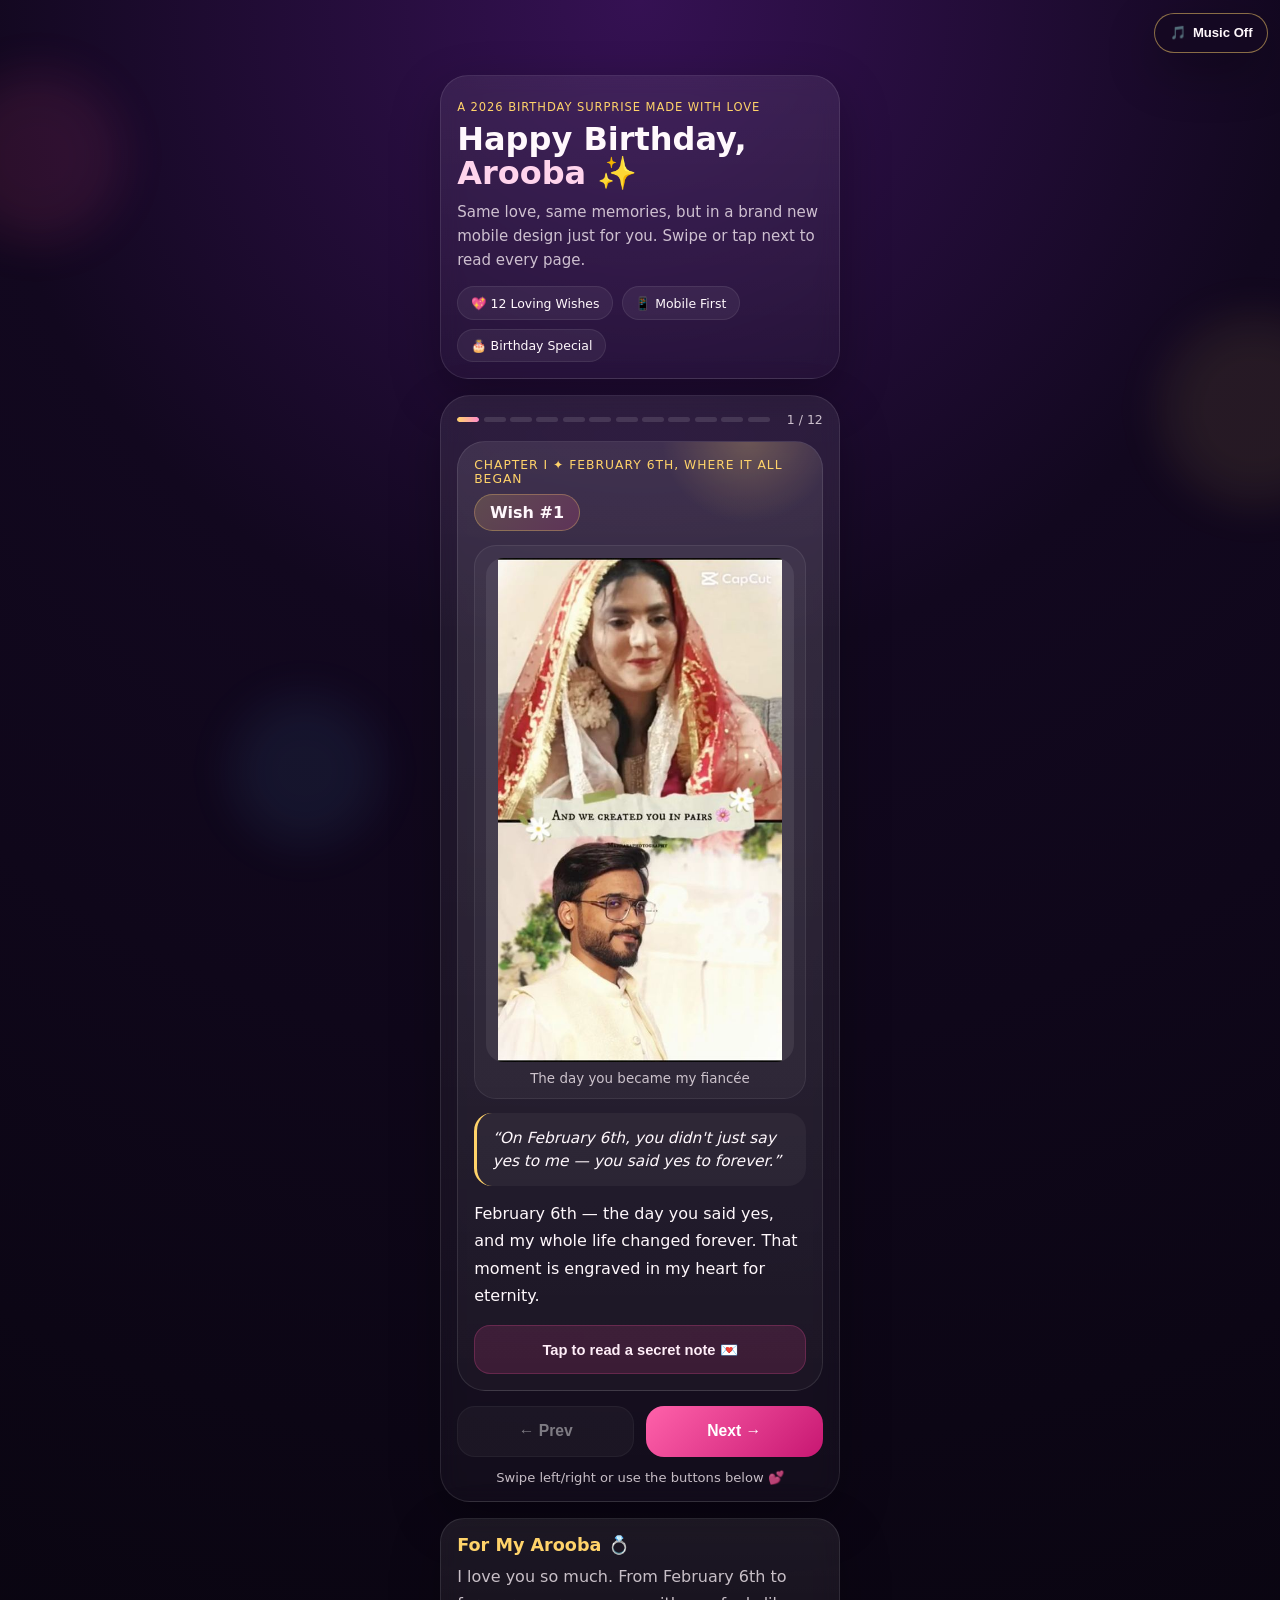
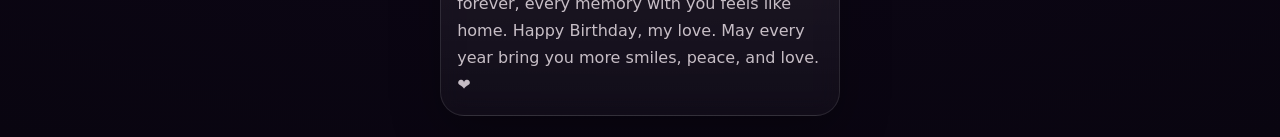
<file: index.html>
<!DOCTYPE html>
<html lang="en">
<head>
  <meta charset="UTF-8" />
  <meta name="viewport" content="width=device-width, initial-scale=1.0, maximum-scale=1.0, user-scalable=no" />
  <meta name="theme-color" content="#12081f" />
  <meta name="apple-mobile-web-app-capable" content="yes" />
  <title>Happy Birthday Arooba 💖</title>
  <meta name="description" content="A mobile-first birthday wish for Arooba with 12 heartfelt memories and wishes." />
  <link rel="stylesheet" href="style.css" />
</head>
<body>
  <div class="bg-orb orb-1" aria-hidden="true"></div>
  <div class="bg-orb orb-2" aria-hidden="true"></div>
  <div class="bg-orb orb-3" aria-hidden="true"></div>

  <button class="music-btn" id="musicBtn" aria-label="Toggle birthday music" aria-pressed="false">
    <span class="music-icon">🎵</span>
    <span class="music-text">Music Off</span>
  </button>

  <main class="mobile-app">
    <section class="welcome-card">
      <p class="mini-tag">A 2026 birthday surprise made with love</p>
      <h1>Happy Birthday, <span>Arooba</span> ✨</h1>
      <p class="intro-text">Same love, same memories, but in a brand new mobile design just for you. Swipe or tap next to read every page.</p>
      <div class="meta-pills" aria-hidden="true">
        <span>💖 12 Loving Wishes</span>
        <span>📱 Mobile First</span>
        <span>🎂 Birthday Special</span>
      </div>
    </section>

    <section class="story-shell">
      <div class="story-topbar">
        <div class="progress-bars" id="progressBars"></div>
        <p class="story-counter"><span id="currentNum">1</span> / <span id="totalNum">12</span></p>
      </div>

      <article class="story-card" id="storyCard">
        <div class="card-glow"></div>
        <p class="chapter" id="chapterText">Chapter I</p>
        <h2 class="wish-badge" id="wishBadge">Wish #1</h2>

        <div class="photo-wrap">
          <img id="memoryImage" class="memory-image" src="" alt="A memory of Arooba" loading="eager" decoding="async" />
          <p class="photo-caption" id="photoCaption">The day you became my fiancée</p>
        </div>

        <div class="quote-box">
          <p id="quoteText">“A special quote.”</p>
        </div>

        <div class="main-message">
          <p id="mainText"></p>
        </div>

        <button class="note-toggle" id="noteToggle" aria-expanded="false">Tap to read a secret note 💌</button>
        <div class="secret-note" id="secretNoteBox" hidden>
          <p id="secretNoteText"></p>
        </div>
      </article>

      <div class="action-row">
        <button class="nav-btn secondary" id="prevBtn" aria-label="Previous wish">← Prev</button>
        <button class="nav-btn primary" id="nextBtn" aria-label="Next wish">Next →</button>
      </div>

      <p class="swipe-hint">Swipe left/right or use the buttons below 💕</p>
    </section>

    <section class="final-note" id="finalNote">
      <h3>For My Arooba 💍</h3>
      <p>I love you so much. From February 6th to forever, every memory with you feels like home. Happy Birthday, my love. May every year bring you more smiles, peace, and love. ❤️</p>
    </section>
  </main>

  <script src="app.js"></script>
</body>
</html>
</file>
<file: style.css>
:root {
  --bg1: #12081f;
  --bg2: #2b0f45;
  --bg3: #5b164f;
  --panel: rgba(19, 9, 34, 0.78);
  --panel-2: rgba(255,255,255,0.08);
  --text: #fff8fc;
  --muted: rgba(255,244,251,0.76);
  --gold: #ffd36a;
  --pink: #ff4fa0;
  --pink-2: #d91d77;
  --shadow: 0 18px 50px rgba(0,0,0,0.28);
}
* { box-sizing: border-box; -webkit-tap-highlight-color: transparent; }
html, body {
  margin: 0;
  width: 100%;
  min-height: 100%;
  background: radial-gradient(circle at top, #351153 0%, var(--bg1) 36%, #090510 100%);
  color: var(--text);
  font-family: Inter, ui-sans-serif, system-ui, -apple-system, BlinkMacSystemFont, "Segoe UI", sans-serif;
  overflow-x: hidden;
}
body {
  position: relative;
  min-height: 100svh;
}
.bg-orb {
  position: fixed;
  border-radius: 999px;
  filter: blur(24px);
  opacity: .55;
  pointer-events: none;
  z-index: 0;
}
.orb-1 { width: 170px; height: 170px; background: rgba(255, 82, 152, 0.2); top: 8%; left: -48px; }
.orb-2 { width: 190px; height: 190px; background: rgba(255, 211, 106, 0.16); top: 35%; right: -70px; }
.orb-3 { width: 150px; height: 150px; background: rgba(90, 180, 255, 0.14); bottom: 6%; left: 18%; }

.mobile-app {
  position: relative;
  z-index: 1;
  width: min(100%, 430px);
  margin: 0 auto;
  padding: 1rem .95rem 1.35rem;
}
.music-btn {
  position: fixed;
  top: .8rem;
  right: .75rem;
  z-index: 12;
  border: 1px solid rgba(255, 211, 106, 0.5);
  background: rgba(21, 9, 34, 0.84);
  color: var(--text);
  border-radius: 999px;
  box-shadow: var(--shadow);
  display: inline-flex;
  align-items: center;
  gap: .45rem;
  padding: .72rem .9rem;
  font-size: .82rem;
  font-weight: 700;
}
.music-btn:active { transform: scale(.98); }

.welcome-card, .story-shell, .final-note {
  background: linear-gradient(180deg, rgba(255,255,255,0.08), rgba(255,255,255,0.03));
  border: 1px solid rgba(255,255,255,0.1);
  backdrop-filter: blur(10px);
  box-shadow: var(--shadow);
}
.welcome-card {
  margin-top: 3.7rem;
  border-radius: 28px;
  padding: 1.25rem 1rem 1rem;
}
.mini-tag {
  display: inline-block;
  margin: 0 0 .55rem;
  font-size: .72rem;
  letter-spacing: .08em;
  text-transform: uppercase;
  color: var(--gold);
}
.welcome-card h1 {
  margin: 0;
  font-size: 2rem;
  line-height: 1.05;
}
.welcome-card h1 span {
  color: #ffd4ec;
}
.intro-text {
  margin: .6rem 0 0;
  color: var(--muted);
  line-height: 1.6;
  font-size: .94rem;
}
.meta-pills {
  display: flex;
  flex-wrap: wrap;
  gap: .55rem;
  margin-top: .9rem;
}
.meta-pills span {
  padding: .52rem .78rem;
  border-radius: 999px;
  background: rgba(255,255,255,0.06);
  border: 1px solid rgba(255,255,255,0.08);
  font-size: .78rem;
}
.story-shell {
  border-radius: 30px;
  padding: 1rem;
  margin-top: 1rem;
}
.story-topbar {
  display: flex;
  align-items: center;
  gap: .7rem;
  margin-bottom: .85rem;
}
.progress-bars {
  display: flex;
  gap: .28rem;
  flex: 1;
}
.progress-seg {
  height: 5px;
  flex: 1;
  border-radius: 999px;
  background: rgba(255,255,255,0.12);
  overflow: hidden;
}
.progress-seg::after {
  content: '';
  display: block;
  width: 0;
  height: 100%;
  border-radius: inherit;
  background: linear-gradient(90deg, var(--gold), #ff8bcb);
}
.progress-seg.done::after, .progress-seg.active::after { width: 100%; }
.progress-seg.active::after { animation: fillPulse .3s ease; }
@keyframes fillPulse { from { width: 45%; opacity: .6; } to { width: 100%; opacity: 1; } }
.story-counter { margin: 0; font-size: .78rem; color: var(--muted); min-width: 42px; text-align: right; }
.story-card {
  position: relative;
  overflow: hidden;
  border-radius: 28px;
  padding: 1rem;
  background: linear-gradient(180deg, rgba(255,255,255,.09), rgba(255,255,255,.03));
  border: 1px solid rgba(255,255,255,.1);
}
.card-glow {
  position: absolute;
  inset: -10% auto auto 55%;
  width: 180px;
  height: 180px;
  background: radial-gradient(circle, rgba(255, 211, 106, 0.24), transparent 68%);
  pointer-events: none;
}
.chapter {
  margin: 0;
  font-size: .77rem;
  color: var(--gold);
  letter-spacing: .08em;
  text-transform: uppercase;
}
.wish-badge {
  display: inline-flex;
  margin: .5rem 0 .9rem;
  padding: .5rem .92rem;
  border-radius: 999px;
  background: linear-gradient(135deg, rgba(255,211,106,.18), rgba(255,79,160,.18));
  border: 1px solid rgba(255,211,106,.3);
  font-size: 1rem;
}
.photo-wrap {
  background: rgba(255,255,255,0.04);
  border-radius: 22px;
  padding: .7rem;
  border: 1px solid rgba(255,255,255,0.08);
}
.memory-image {
  display: block;
  width: 100%;
  height: auto;
  max-height: 56svh;
  object-fit: contain;
  object-position: center;
  border-radius: 18px;
  background: rgba(255,255,255,.08);
}
.photo-caption {
  margin: .62rem 0 0;
  text-align: center;
  color: var(--muted);
  font-size: .84rem;
}
.quote-box {
  margin-top: .9rem;
  padding: .85rem .95rem;
  border-radius: 18px;
  background: rgba(255,255,255,.045);
  border-left: 3px solid var(--gold);
}
.quote-box p {
  margin: 0;
  font-size: .96rem;
  line-height: 1.5;
  font-style: italic;
}
.main-message {
  margin-top: .85rem;
}
.main-message p {
  margin: 0;
  font-size: 1rem;
  line-height: 1.72;
  color: var(--text);
}
.note-toggle {
  width: 100%;
  margin-top: .95rem;
  border: 0;
  border-radius: 16px;
  background: rgba(255,79,160,.14);
  color: #ffeef8;
  padding: .9rem 1rem;
  font-weight: 700;
  font-size: .92rem;
  border: 1px solid rgba(255,79,160,.22);
}
.secret-note {
  margin-top: .68rem;
  padding: .95rem 1rem;
  border-radius: 18px;
  background: rgba(11, 6, 21, .72);
  border: 1px solid rgba(255,255,255,0.08);
}
.secret-note p {
  margin: 0;
  line-height: 1.65;
  color: rgba(255,248,252,.92);
}
.action-row {
  display: grid;
  grid-template-columns: 1fr 1fr;
  gap: .7rem;
  margin-top: .95rem;
}
.nav-btn {
  appearance: none;
  border: 0;
  border-radius: 18px;
  font-size: .98rem;
  font-weight: 800;
  padding: .96rem .9rem;
}
.nav-btn.primary {
  background: linear-gradient(135deg, #ff62aa, #c71772);
  color: white;
}
.nav-btn.secondary {
  background: rgba(255,255,255,0.08);
  color: white;
  border: 1px solid rgba(255,255,255,0.1);
}
.nav-btn:disabled {
  opacity: .45;
}
.swipe-hint {
  margin: .8rem 0 0;
  text-align: center;
  color: var(--muted);
  font-size: .82rem;
}
.final-note {
  border-radius: 24px;
  margin-top: 1rem;
  padding: 1rem;
}
.final-note h3 {
  margin: 0 0 .5rem;
  font-size: 1.1rem;
  color: var(--gold);
}
.final-note p {
  margin: 0;
  line-height: 1.7;
  color: var(--muted);
}
body.final-slide .story-card {
  box-shadow: 0 0 0 1px rgba(255, 211, 106, 0.15), 0 20px 60px rgba(255, 79, 160, 0.12);
}
@media (min-width: 700px) {
  body { display: block; }
  .mobile-app { width: 430px; }
}

@media (max-width: 480px) {
  .memory-image {
    max-height: 50svh;
  }
}
</file>
